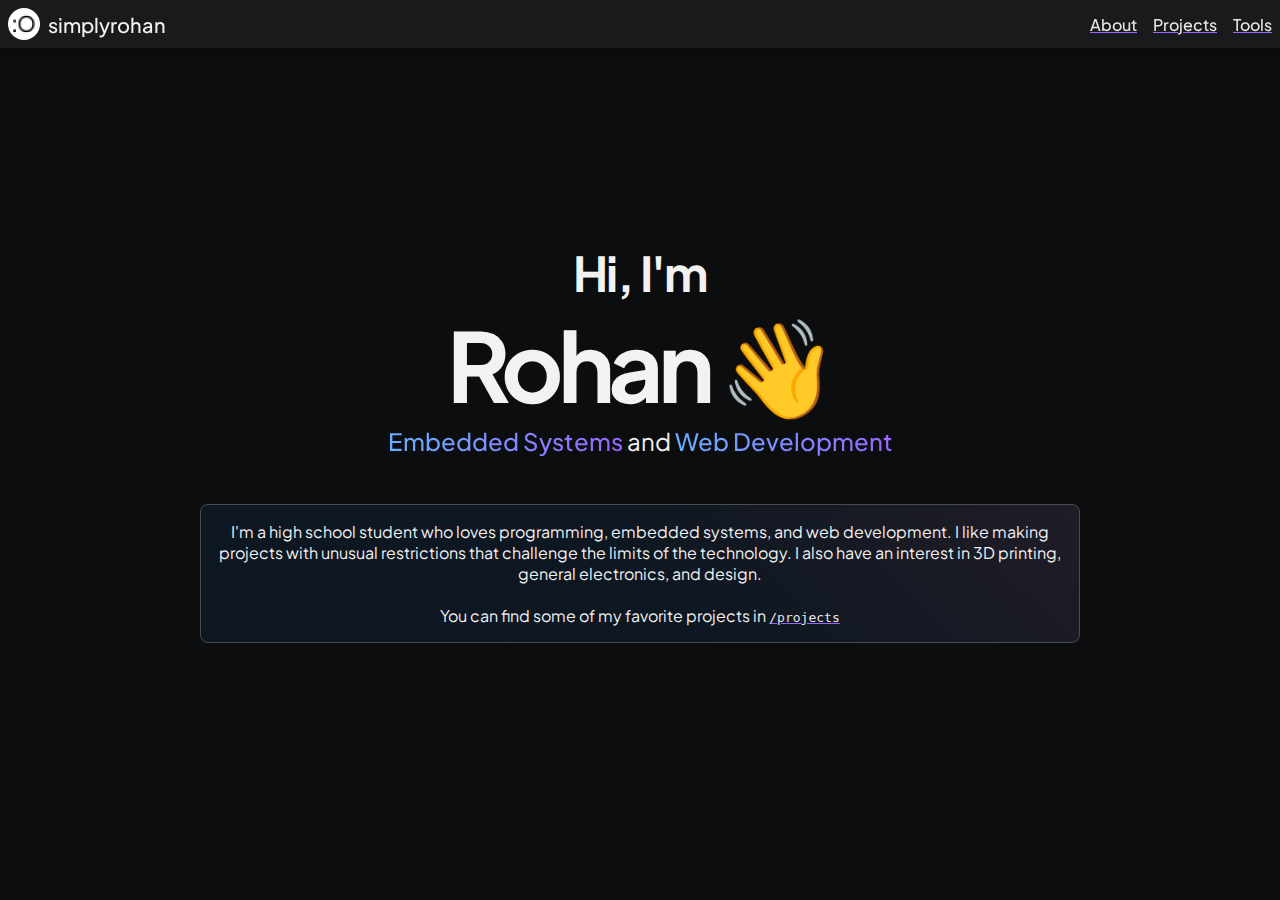
<file: index.html>
<!DOCTYPE html>
<html lang="en">

<head>
    <meta charset="UTF-8">
    <meta name="viewport" content="width=device-width, initial-scale=1.0">
    <title>simplyrohan</title>

    <link rel="stylesheet" href="styles/index.css">
</head>

<body>
    <nav>
        <span class="left">
            <img src="assets/profile.png" id="profile-picture">
            <span>simplyrohan</span>
        </span>
        <span class="right">
            <a href="index.html" class="links">About</a>
            <a href="projects.html" class="links">Projects</a>
            <a href="tools.html" class="links">Tools</a>
        </span>
    </nav>
    <div class="section" id="hero">
        <h2>Hi, I'm</h2>
        <h1 class="huge">Rohan <span id="wave">👋</span></h1>
        <span class="caption">
            <span class="fancy">Embedded Systems</span> and <span class="fancy">Web Development</span>
        </span>

        <p>
            I'm a high school student who loves programming, embedded systems, and web development. I like making
            projects with unusual restrictions that challenge the limits of the technology.
            I also have an interest in 3D printing, general electronics, and design.
            <br>
            <br>
            You can find some of my favorite projects in <a href="projects.html"><code>/projects</code></a>
        </p>
    </div>
</body>

</html>
</file>
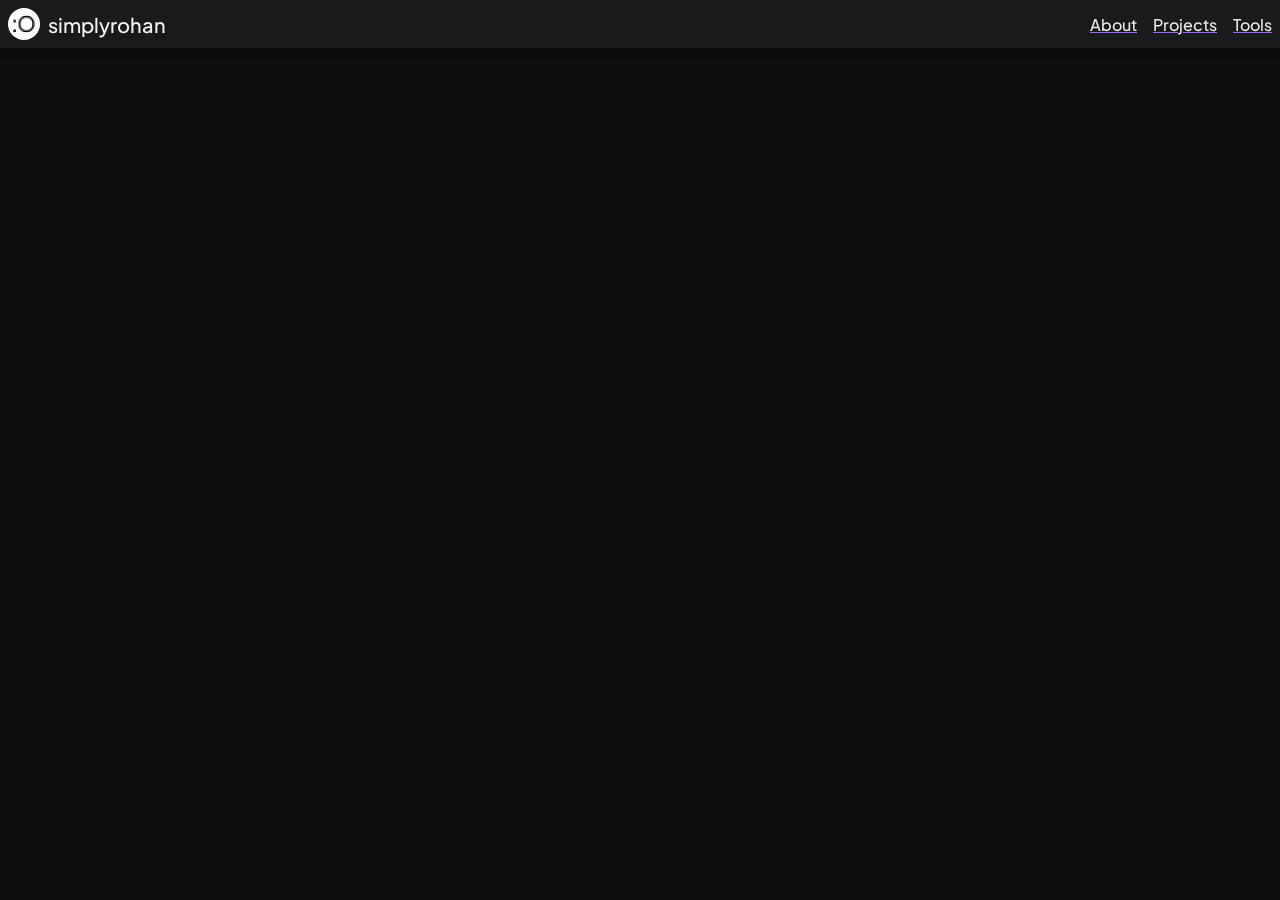
<file: tools.html>
<!DOCTYPE html>
<html lang="en">

<head>
    <meta charset="UTF-8">
    <meta name="viewport" content="width=device-width, initial-scale=1.0">
    <title>Tools - simplyrohan</title>

    <link rel="stylesheet" href="styles/tools.css">


    <!-- <script defer>
        let x = document.getElementById('x-size')
        let y = document.getElementById('y-size')
        let img = document.getElementById('random-img-out')

        function gen() {
            img.src = `https://picsum.photos/${x.value}/${y.value}?random=1`
        }

        x.addEventListener("change", gen)
        y.addEventListener("change", gen)

        let link_redirector = document.getElementById('link-redirect-target')


        function search(input, template) {
            try {
                return new URL(input).toString();
            } catch (err) { }

            try {
                const url = new URL(`http://${input}`);
                if (url.hostname.includes(".")) return url.toString();
            } catch (err) { }

            return template.replace("%s", encodeURIComponent(input));
        }

        link_redirector.addEventListener("keydown", (e) => {
            if (e.keyCode == 13) {
                e.preventDefault();
                window.location.href = search(link_redirector.value, 'https://www.google.com/search?q=%s')
            }
        })
    </script> -->
</head>

<body>
    <nav>
        <span class="left">
            <img src="assets/profile.png" id="profile-picture">
            <span>simplyrohan</span>
        </span>
        <span class="right">
            <a href="index.html" class="links">About</a>
            <a href="projects.html" class="links">Projects</a>
            <a href="tools.html" class="links">Tools</a>
        </span>
    </nav>

    <!-- <div class="section" id="hero">
        <h2>Tools</h2>
        <span class="caption">
            Some miscellaneous utilites
        </span>
    </div>
    <div class="section" id="tools">
        <div class="tool square" id="link-redirector-tool">
            <h3>Link Redirector</h3>
            <input type="text" name="link-redirect-target" id="link-redirect-target" placeholder="Redirect URL">
        </div>
        <div class="tool" id="random-image-tool">

            <form id="random-image">
                <span>
                    <h3>Random Image</h3>

                    <input type="number" name="x-size" id="x-size" placeholder="Image Width" value="500">
                    <input type="number" name="y-size" id="y-size" placeholder="Image Height" value="500">
                </span>
                <img src="https://picsum.photos/500/500?random=1" id="random-img-out">
            </form>
        </div>
    </div> -->
</body>

</html>
</file>
<file: styles/index.css>
@import "./base.css";


#wave {
  display: inline-block;
  animation: wave 2s ease-in-out infinite;
}

#hero {

  p {
    margin-top: 3rem;
    
    background-image: linear-gradient(rgba(15, 15, 15, 0.9), rgba(15, 15, 15, 0.9)), linear-gradient(45deg, var(--primary-600) 50%, var(--accent-200));
    padding: 1rem;
    border-radius: 0.5rem;

    border: 0.5px solid var(--background-700);

    max-width: 55em;
    text-align: center;

  }
}

@keyframes wave {
  0% {
    transform: rotate(5deg);
  }

  50% {
    transform: rotate(30deg);
  }

  100% {
    transform: rotate(5deg);
  }
}
</file>
<file: styles/tools.css>
@import "./base.css";

#tools {
    display: flex;
    gap: 0.5rem;
    padding: 0.5rem;
    margin: 0;
    flex-grow: 0;
    align-self: flex-start;

    .tool {
        flex-grow: 0;
        align-self: flex-start;

        background-image: linear-gradient(rgba(15, 15, 15, 0.9), rgba(15, 15, 15, 0.9)), linear-gradient(45deg, var(--primary-600) 50%, var(--accent-200));
        padding: 1rem;
        border-radius: 0.5rem;

        border: 0.5px solid var(--background-700);
        height: 15rem;

        display: flex;
        flex-direction: column;
        align-items: center;
        justify-content: center;

        &.square {
            aspect-ratio: 1/1;
        }
    }

    #link-redirector-tool {}

    #random-image-tool {
        #random-image {
            display: flex;
            flex-direction: row;
            gap: 1rem;

            >* {
                height: 100%;
                flex-grow: 1;

                display: flex;
                flex-direction: column;
                gap: 0.5rem;
            }

            img {
                height: 14rem;
                border-radius: 0.5rem;
                border: 1px var(--text-400) solid;
            }
        }
    }
}
</file>
